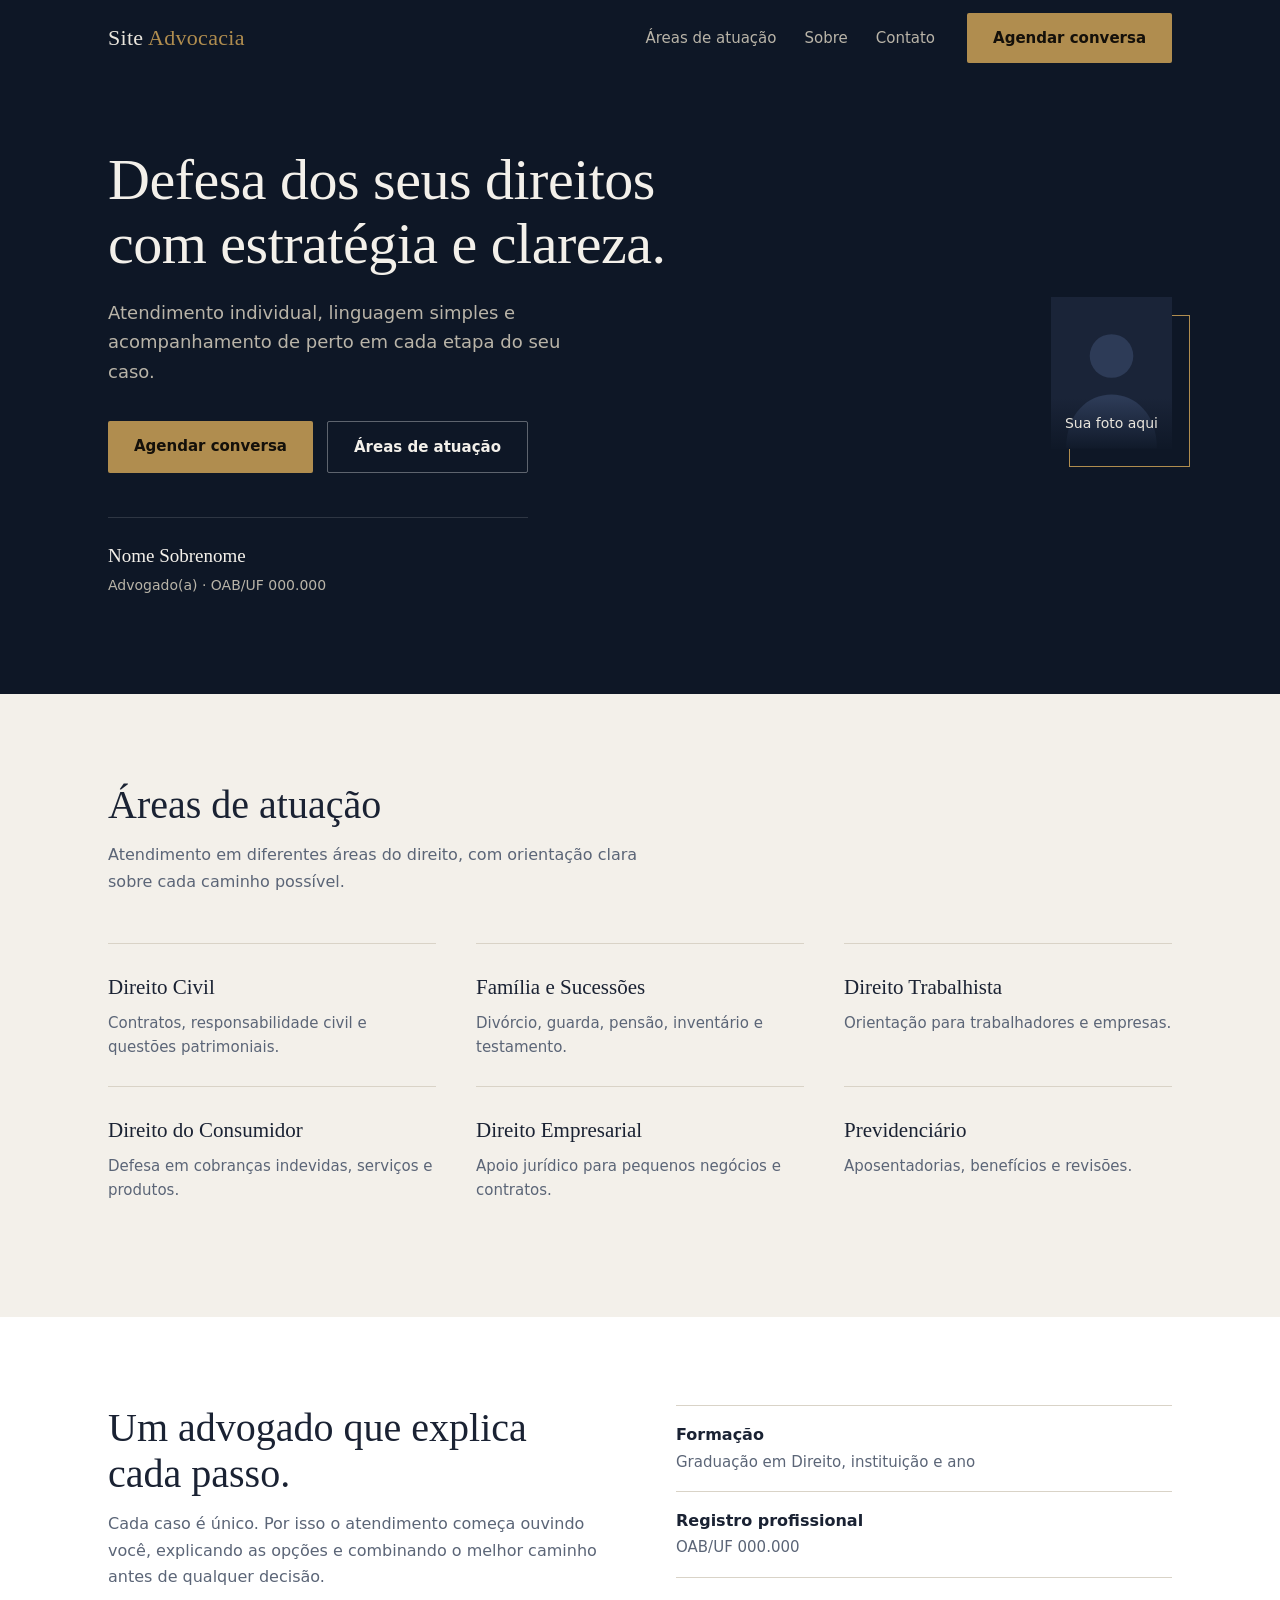
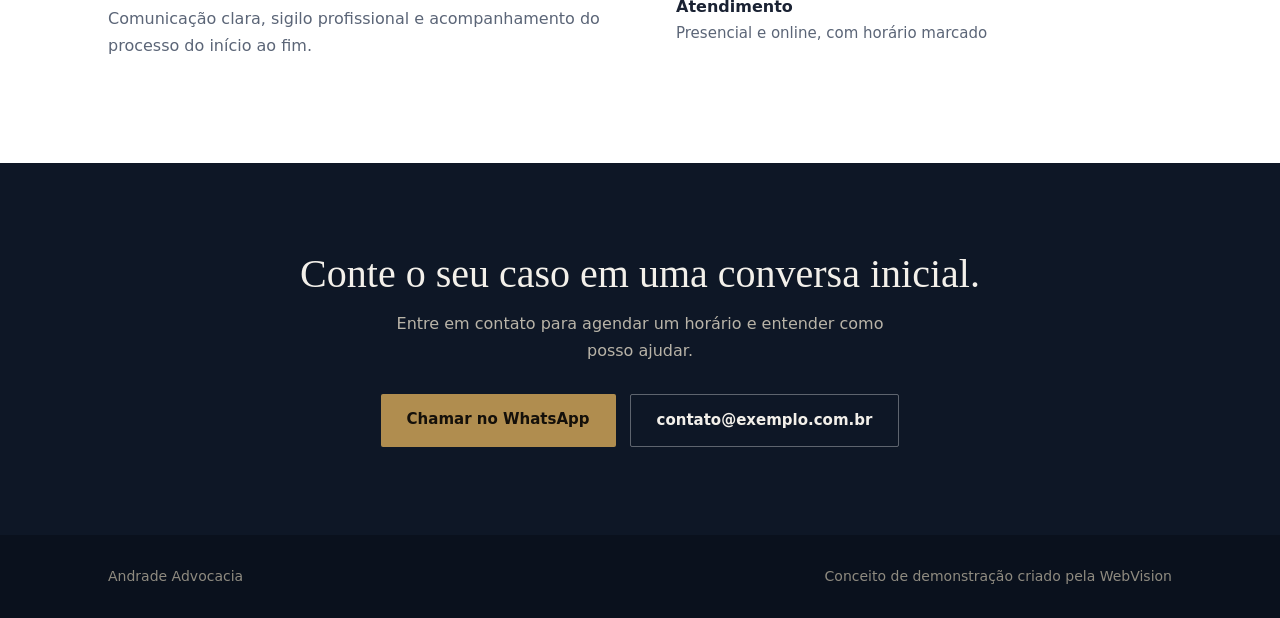
<file: advocacia.html>
<!DOCTYPE html>
<html lang="pt-BR">
<head>
<meta charset="UTF-8">
<meta name="viewport" content="width=device-width,initial-scale=1">
<title>Site Advocacia | Conceito de demonstração</title>
<meta name="description" content="Conceito de site institucional para escritório de advocacia.">
<style>
:root{--night:#0e1726;--ink:#1a2233;--bone:#f3f0ea;--brass:#b08d4f;--slate:#5b6577;--line:#d9d3c7}
*{margin:0;padding:0;box-sizing:border-box}
html{scroll-behavior:smooth}
body{font-family:system-ui,-apple-system,"Segoe UI",sans-serif;color:var(--ink);background:var(--bone);line-height:1.65}
a{color:inherit;text-decoration:none}ul{list-style:none}
.wrap{max-width:1120px;margin:auto;padding:0 28px}
.serif{font-family:"Iowan Old Style","Palatino Linotype",Palatino,Georgia,serif}
a:focus-visible{outline:2px solid var(--brass);outline-offset:3px}

header{background:var(--night);color:#e9e5dc}
.nav{display:flex;align-items:center;gap:32px;height:76px}
.logo{font-size:22px;letter-spacing:.3px}.logo span{color:var(--brass)}
.nav ul{display:flex;gap:28px;margin-left:auto;font-size:15px;color:#b9b4a8}.nav ul a:hover{color:#fff}
.btn{display:inline-block;padding:13px 26px;background:var(--brass);color:#14100a;font-weight:600;font-size:15px;border-radius:2px;transition:background .2s}
.btn:hover{background:#c4a162}
.btn.line{background:transparent;color:inherit;border:1px solid #ffffff55}.btn.line:hover{border-color:var(--brass);background:transparent}

.hero{background:var(--night);color:#f3f0ea;padding:72px 0 96px}
.hero .wrap{display:grid;grid-template-columns:1.15fr .85fr;gap:72px;align-items:center}
h1{font-size:clamp(36px,5vw,58px);line-height:1.1;font-weight:500;letter-spacing:-.5px;margin-bottom:22px}
.lead{color:#b9b4a8;font-size:18px;max-width:500px;margin-bottom:34px}
.row{display:flex;gap:14px;flex-wrap:wrap}
.who{margin-top:44px;padding-top:22px;border-top:1px solid #ffffff22;max-width:420px}
.who strong{display:block;font-size:19px;font-weight:500}.who span{color:#b9b4a8;font-size:14px}

/* moldura do retrato */
.retrato{position:relative;max-width:360px;margin-left:auto;aspect-ratio:4/5}
.retrato:before{content:"";position:absolute;inset:18px -18px -18px 18px;border:1px solid var(--brass)}
.foto{position:relative;height:100%;background:#1a2438;overflow:hidden;display:flex;align-items:flex-end;justify-content:center}
.foto svg,.foto img{position:absolute;inset:0;width:100%;height:100%;object-fit:cover}
.foto small{position:relative;width:100%;padding:14px;text-align:center;font-size:14px;color:#e9e5dc;background:linear-gradient(transparent,#0e1726ee)}

section{padding:88px 0}
h2{font-size:clamp(28px,3.6vw,40px);line-height:1.15;font-weight:500;margin-bottom:14px}
.sub{color:var(--slate);max-width:560px;margin-bottom:48px}
.areas{display:grid;grid-template-columns:repeat(3,1fr);gap:0 40px}
.areas li{padding:26px 0;border-top:1px solid var(--line)}
.areas h3{font-size:21px;font-weight:500;margin-bottom:6px}
.areas p{color:var(--slate);font-size:15px}

.sobre{background:#fff}
.sobre .wrap{display:grid;grid-template-columns:1fr 1fr;gap:72px}
.sobre p{color:var(--slate);margin-bottom:16px}
.cred li{padding:16px 0;border-top:1px solid var(--line)}
.cred strong{display:block;font-weight:600}.cred span{color:var(--slate);font-size:15px}

.cta{background:var(--night);color:#f3f0ea;text-align:center}
.cta p{color:#b9b4a8;max-width:520px;margin:0 auto 30px}
.cta .row{justify-content:center}

footer{background:#0a111d;color:#8f8b80;padding:30px 0;font-size:14px}
footer .wrap{display:flex;justify-content:space-between;gap:16px;flex-wrap:wrap}

@media(max-width:860px){
 .hero .wrap,.sobre .wrap{grid-template-columns:1fr;gap:48px}
 .retrato{margin:0 auto 18px}.areas{grid-template-columns:1fr}
 .nav ul{display:none}.nav .btn{margin-left:auto}
 section{padding:64px 0}
}
</style>
</head>
<body>
<header><div class="wrap nav">
 <a class="logo serif" href="#">Site <span>Advocacia</span></a>
 <ul><li><a href="#areas">Áreas de atuação</a></li><li><a href="#sobre">Sobre</a></li><li><a href="#contato">Contato</a></li></ul>
 <a class="btn" href="#contato">Agendar conversa</a>
</div></header>

<main>
<section class="hero"><div class="wrap">
 <div>
  <h1 class="serif">Defesa dos seus direitos com estratégia e clareza.</h1>
  <p class="lead">Atendimento individual, linguagem simples e acompanhamento de perto em cada etapa do seu caso.</p>
  <div class="row"><a class="btn" href="#contato">Agendar conversa</a><a class="btn line" href="#areas">Áreas de atuação</a></div>
  <div class="who"><strong class="serif">Nome Sobrenome</strong><span>Advogado(a) · OAB/UF 000.000</span></div>
 </div>
 <div class="retrato">
  <div class="foto">
   <!-- Para usar a foto real: apague o bloco <svg> e coloque <img src="foto-perfil.jpg" alt="Retrato de Nome Sobrenome"> -->
   <svg viewBox="0 0 400 500" preserveAspectRatio="xMidYMid slice" role="img" aria-label="Silhueta de retrato profissional">
    <rect width="400" height="500" fill="#1a2438"/>
    <circle cx="200" cy="195" r="72" fill="#2d3b57"/>
    <path d="M50 500C50 385 122 322 200 322S350 385 350 500Z" fill="#2d3b57"/>
   </svg>
   <small>Sua foto aqui</small>
  </div>
 </div>
</div></section>

<section id="areas"><div class="wrap">
 <h2 class="serif">Áreas de atuação</h2>
 <p class="sub">Atendimento em diferentes áreas do direito, com orientação clara sobre cada caminho possível.</p>
 <ul class="areas">
  <li><h3 class="serif">Direito Civil</h3><p>Contratos, responsabilidade civil e questões patrimoniais.</p></li>
  <li><h3 class="serif">Família e Sucessões</h3><p>Divórcio, guarda, pensão, inventário e testamento.</p></li>
  <li><h3 class="serif">Direito Trabalhista</h3><p>Orientação para trabalhadores e empresas.</p></li>
  <li><h3 class="serif">Direito do Consumidor</h3><p>Defesa em cobranças indevidas, serviços e produtos.</p></li>
  <li><h3 class="serif">Direito Empresarial</h3><p>Apoio jurídico para pequenos negócios e contratos.</p></li>
  <li><h3 class="serif">Previdenciário</h3><p>Aposentadorias, benefícios e revisões.</p></li>
 </ul>
</div></section>

<section class="sobre" id="sobre"><div class="wrap">
 <div>
  <h2 class="serif">Um advogado que explica cada passo.</h2>
  <p>Cada caso é único. Por isso o atendimento começa ouvindo você, explicando as opções e combinando o melhor caminho antes de qualquer decisão.</p>
  <p>Comunicação clara, sigilo profissional e acompanhamento do processo do início ao fim.</p>
 </div>
 <ul class="cred">
  <li><strong>Formação</strong><span>Graduação em Direito, instituição e ano</span></li>
  <li><strong>Registro profissional</strong><span>OAB/UF 000.000</span></li>
  <li><strong>Atendimento</strong><span>Presencial e online, com horário marcado</span></li>
 </ul>
</div></section>

<section class="cta" id="contato"><div class="wrap">
 <h2 class="serif">Conte o seu caso em uma conversa inicial.</h2>
 <p>Entre em contato para agendar um horário e entender como posso ajudar.</p>
 <div class="row">
  <!-- Troque o número: 55 + DDD + número, sem espaços -->
  <a class="btn" href="https://wa.me/5500000000000" target="_blank" rel="noopener">Chamar no WhatsApp</a>
  <a class="btn line" href="mailto:contato@exemplo.com.br">contato@exemplo.com.br</a>
 </div>
</div></section>
</main>

<footer><div class="wrap"><span>Andrade Advocacia</span><span>Conceito de demonstração criado pela WebVision</span></div></footer>
</body>
</html>
</file>
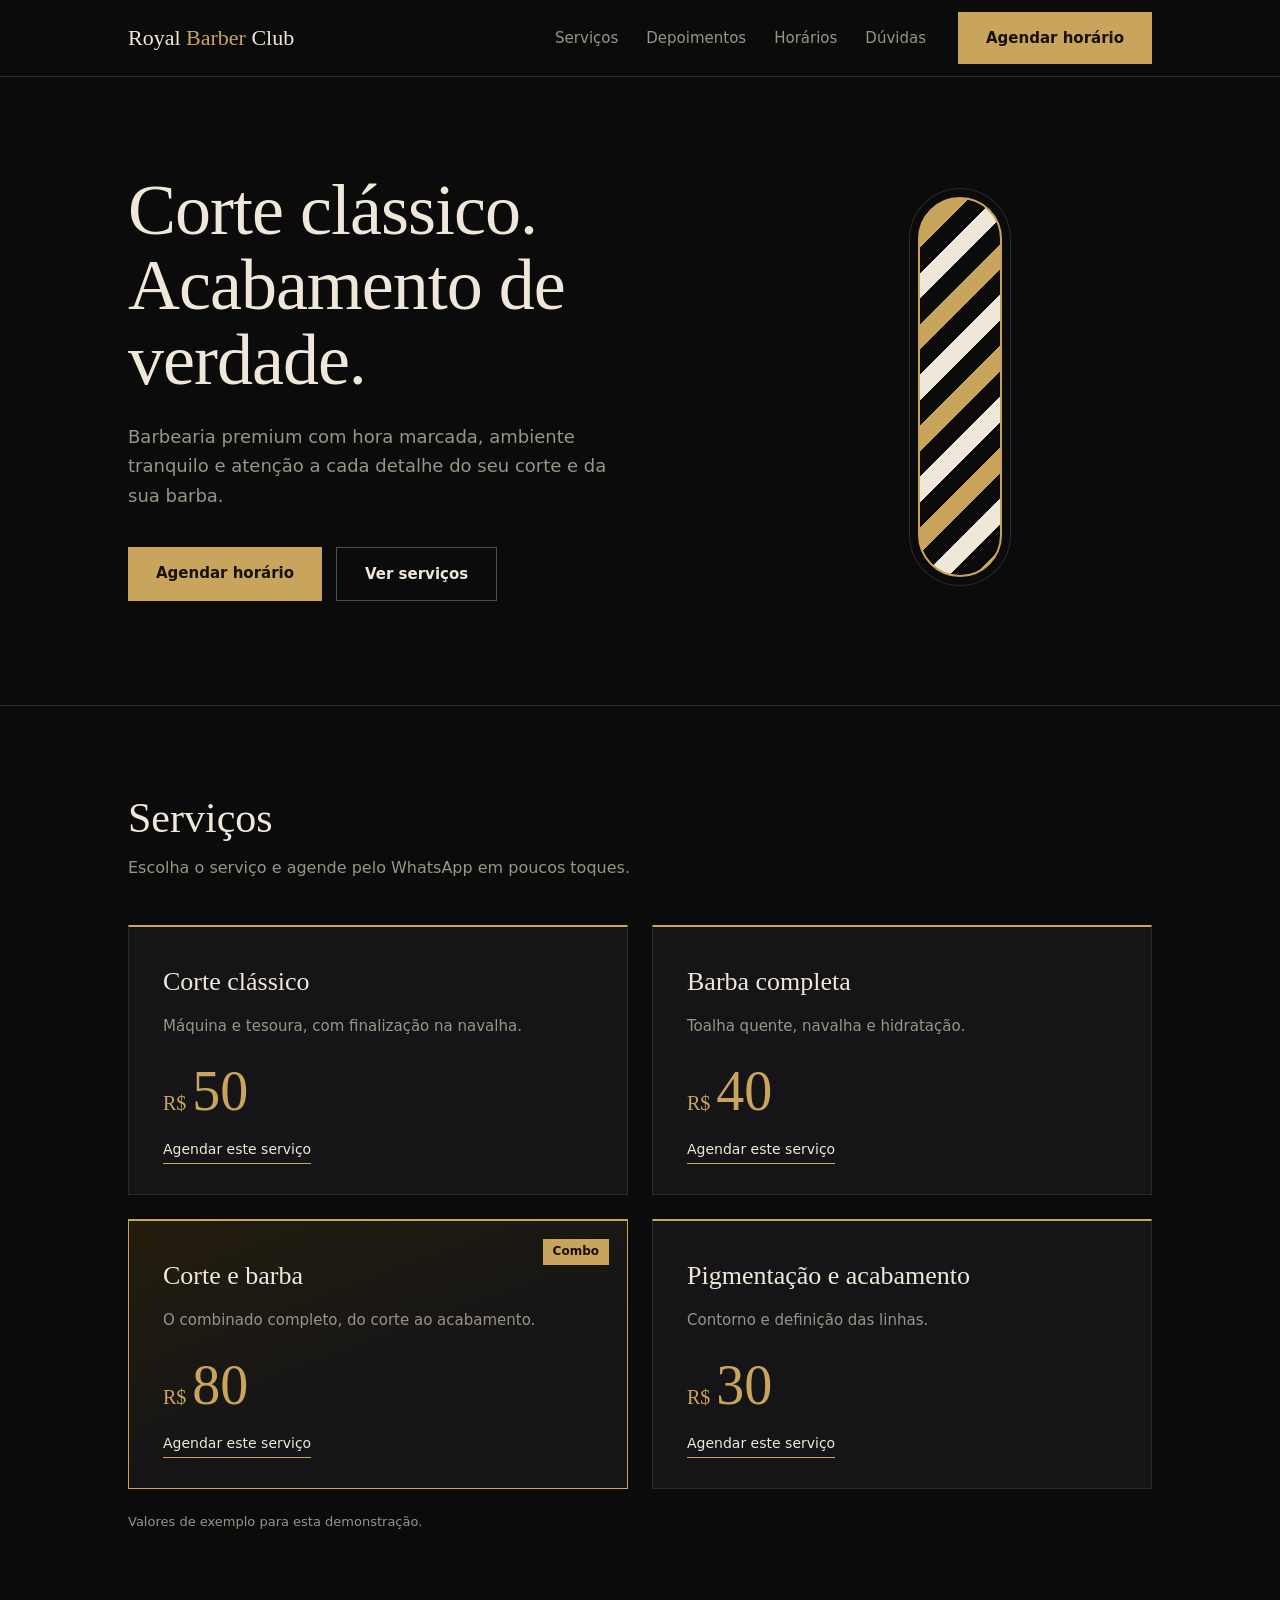
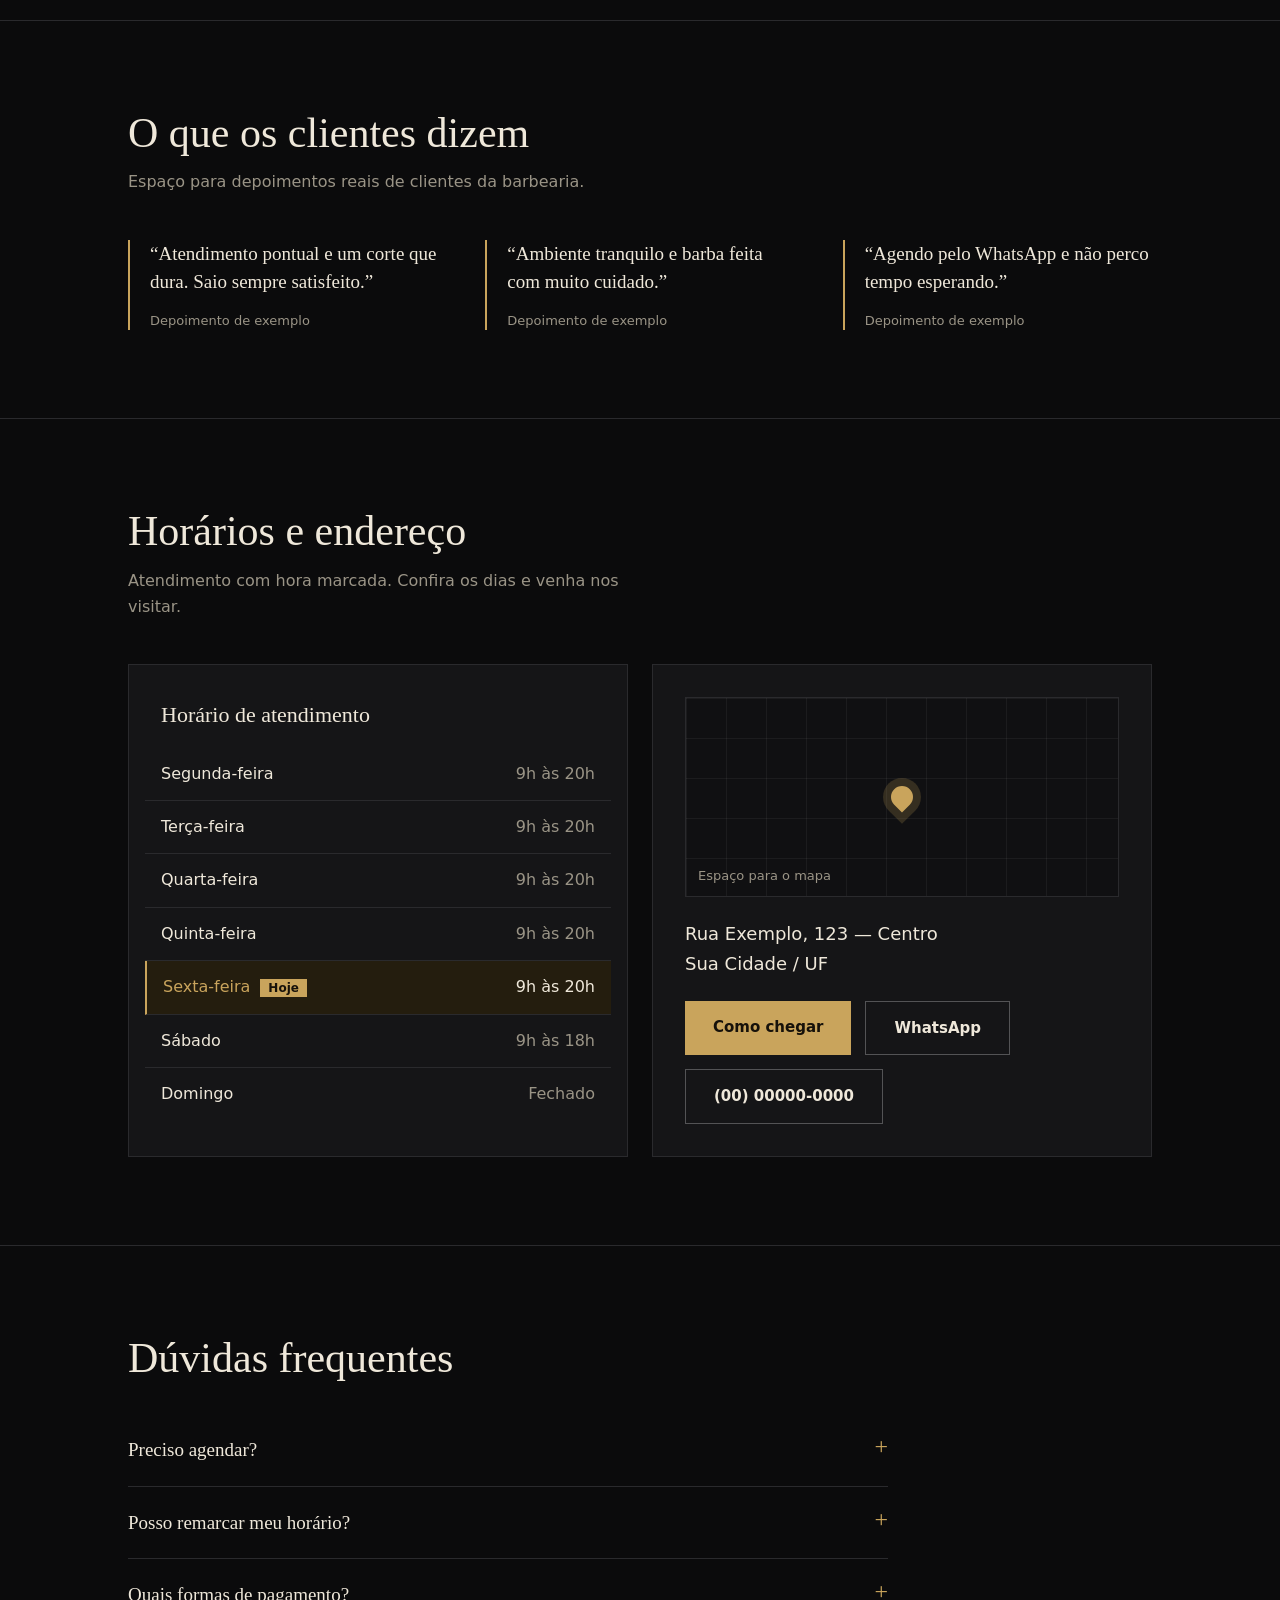
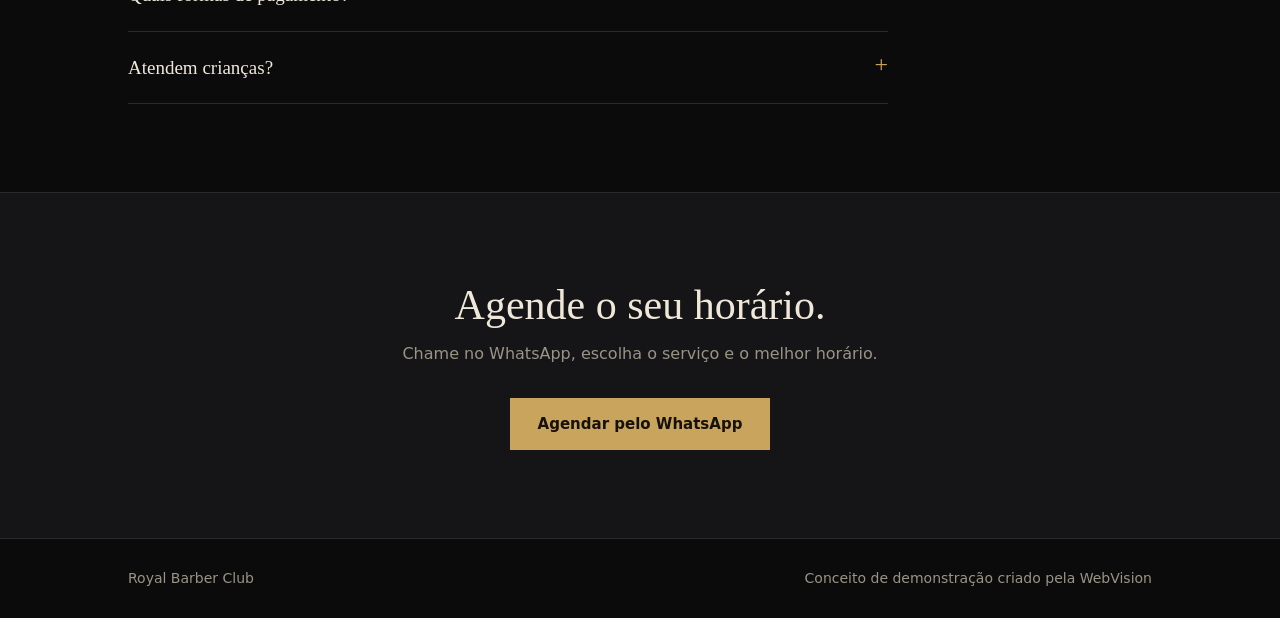
<file: barbearia.html>
<!DOCTYPE html>
<html lang="pt-BR">
<head>
<meta charset="UTF-8">
<meta name="viewport" content="width=device-width,initial-scale=1">
<title>Royal Barber Club | Conceito de demonstração</title>
<meta name="description" content="Conceito de landing page para barbearia premium.">
<style>
:root{--black:#0b0b0c;--coal:#151517;--line:#2a2a2d;--gold:#c9a45c;--ivory:#efe8da;--mute:#9a9486}
*{margin:0;padding:0;box-sizing:border-box}
html{scroll-behavior:smooth}
body{font-family:system-ui,-apple-system,"Segoe UI",sans-serif;background:var(--black);color:var(--ivory);line-height:1.65}
a{color:inherit;text-decoration:none}ul{list-style:none}
.wrap{max-width:1080px;margin:auto;padding:0 28px}
.serif{font-family:"Didot","Bodoni MT","Playfair Display",Georgia,serif}
a:focus-visible,summary:focus-visible{outline:2px solid var(--gold);outline-offset:3px}

header{border-bottom:1px solid var(--line)}
.nav{display:flex;align-items:center;gap:32px;height:76px}
.logo{font-size:22px}.logo span{color:var(--gold)}
.nav ul{display:flex;gap:28px;margin-left:auto;font-size:15px;color:var(--mute)}.nav ul a:hover{color:var(--ivory)}
.btn{display:inline-block;padding:14px 28px;background:var(--gold);color:#16110a;font-weight:600;font-size:15px;transition:background .2s}
.btn:hover{background:#dab96f}
.btn.line{background:transparent;color:var(--ivory);border:1px solid #ffffff44}.btn.line:hover{border-color:var(--gold);background:transparent}

.hero{padding:96px 0 104px}
.hero .wrap{display:grid;grid-template-columns:1.2fr .8fr;gap:64px;align-items:center}
h1{font-size:clamp(40px,6vw,72px);line-height:1.04;font-weight:500;letter-spacing:-1px;margin-bottom:24px}
.lead{color:var(--mute);font-size:18px;max-width:480px;margin-bottom:36px}
.row{display:flex;gap:14px;flex-wrap:wrap}
/* poste de barbeiro: listras em ouro e preto */
.pole{justify-self:center;width:84px;height:380px;border:2px solid var(--gold);border-radius:42px;background:repeating-linear-gradient(-45deg,var(--gold) 0 18px,var(--black) 18px 36px,var(--ivory) 36px 54px,var(--black) 54px 72px);box-shadow:0 0 0 8px var(--black),0 0 0 9px var(--line)}

section{padding:88px 0;border-top:1px solid var(--line)}
h2{font-size:clamp(28px,3.6vw,42px);line-height:1.15;font-weight:500;margin-bottom:12px}
.sub{color:var(--mute);max-width:520px;margin-bottom:44px}
.note{color:var(--mute);font-size:13px;margin-top:22px}


.cards{display:grid;grid-template-columns:repeat(2,1fr);gap:24px}
.sv{position:relative;display:flex;flex-direction:column;gap:10px;padding:34px 34px 30px;background:var(--coal);border:1px solid var(--line);border-top:2px solid var(--gold);transition:border-color .25s,transform .25s}
.sv:hover{border-color:var(--gold);transform:translateY(-4px)}
.sv h3{font-size:26px;font-weight:500}
.sv p{color:var(--mute);font-size:15px;flex:1}
.sv .pr{display:flex;align-items:baseline;gap:6px;margin-top:14px;color:var(--gold)}
.sv .pr small{font-size:20px}.sv .pr b{font-size:56px;font-weight:500;line-height:1}
.sv .go{align-self:flex-start;margin-top:8px;font-size:14px;color:var(--ivory);border-bottom:1px solid var(--gold);padding-bottom:2px}
.sv .go:hover{color:var(--gold)}
.sv.top{background:linear-gradient(160deg,#241d0e,var(--coal) 60%);border-color:var(--gold)}
.sv .tag{position:absolute;top:18px;right:18px;font-size:12px;background:var(--gold);color:#16110a;padding:3px 10px;font-weight:600}

.quotes{display:grid;grid-template-columns:repeat(3,1fr);gap:48px}
.quotes blockquote{font-size:19px;line-height:1.5;padding-left:20px;border-left:2px solid var(--gold)}
.quotes small{display:block;margin-top:14px;color:var(--mute);font-size:13px;font-family:system-ui,sans-serif}


.box{background:var(--coal);border:1px solid var(--line);padding:32px}
.info h3{font-size:22px;font-weight:500;margin-bottom:14px}
.hrs li{display:flex;justify-content:space-between;align-items:center;padding:13px 16px;margin:0 -16px;border-bottom:1px solid var(--line);color:var(--mute)}
.hrs li:last-child{border-bottom:0}
.hrs b{font-weight:500;color:var(--ivory)}
.hrs li.hoje{background:#241d0e;border-left:2px solid var(--gold);color:var(--ivory)}
.hrs li.hoje b{color:var(--gold)}
.hrs li.hoje b:after{content:"Hoje";margin-left:10px;font-size:12px;background:var(--gold);color:#16110a;padding:2px 8px;font-weight:600}
.info{display:grid;grid-template-columns:1fr 1fr;gap:24px}
.loc{display:flex;flex-direction:column;gap:22px}
.mapa{position:relative;flex:1;min-height:200px;display:grid;place-items:center;background:linear-gradient(#ffffff0d 1px,transparent 1px) 0 0/40px 40px,linear-gradient(90deg,#ffffff0d 1px,transparent 1px) 0 0/40px 40px,#101012;border:1px solid var(--line)}
.mapa small{position:absolute;bottom:10px;left:12px;color:var(--mute);font-size:13px}
.pin{width:22px;height:22px;background:var(--gold);border-radius:50% 50% 50% 0;transform:rotate(-45deg);box-shadow:0 0 0 8px #c9a45c33}
.info address{font-style:normal;color:var(--ivory);font-size:18px}

.faq{max-width:760px}
details{border-bottom:1px solid var(--line);padding:20px 0}
summary{cursor:pointer;font-size:19px;list-style:none;display:flex;justify-content:space-between;gap:16px}
summary::-webkit-details-marker{display:none}
summary:after{content:"+";color:var(--gold);font-size:24px;line-height:1}
details[open] summary:after{content:"−"}
details p{color:var(--mute);margin-top:12px}

.cta{text-align:center;background:var(--coal)}
.cta p{color:var(--mute);max-width:480px;margin:0 auto 30px}
.cta .row{justify-content:center}
footer{padding:28px 0;color:var(--mute);font-size:14px;border-top:1px solid var(--line)}
footer .wrap{display:flex;justify-content:space-between;gap:16px;flex-wrap:wrap}

@media(max-width:860px){
 .hero .wrap,.info{grid-template-columns:1fr;gap:44px}.quotes{grid-template-columns:1fr;gap:32px}
 .pole{width:64px;height:120px;border-radius:32px;justify-self:start}
 .nav ul{display:none}.nav .btn{margin-left:auto}
 .cards{grid-template-columns:1fr}.box{padding:24px}
 .hero{padding:64px 0}section{padding:64px 0}
}
</style>
</head>
<body>
<header><div class="wrap nav">
 <a class="logo serif" href="#">Royal <span>Barber</span> Club</a>
 <ul><li><a href="#servicos">Serviços</a></li><li><a href="#depoimentos">Depoimentos</a></li><li><a href="#horarios">Horários</a></li><li><a href="#faq">Dúvidas</a></li></ul>
 <a class="btn" href="#agendar">Agendar horário</a>
</div></header>

<main>
<section class="hero" style="border-top:0"><div class="wrap">
 <div>
  <h1 class="serif">Corte clássico. Acabamento de verdade.</h1>
  <p class="lead">Barbearia premium com hora marcada, ambiente tranquilo e atenção a cada detalhe do seu corte e da sua barba.</p>
  <div class="row"><a class="btn" href="#agendar">Agendar horário</a><a class="btn line" href="#servicos">Ver serviços</a></div>
 </div>
 <div class="pole" role="img" aria-label="Poste de barbeiro"></div>
</div></section>

<section id="servicos"><div class="wrap">
 <h2 class="serif">Serviços</h2>
 <p class="sub">Escolha o serviço e agende pelo WhatsApp em poucos toques.</p>
 <div class="cards">
  <article class="sv"><h3 class="serif">Corte clássico</h3><p>Máquina e tesoura, com finalização na navalha.</p><div class="pr serif"><small>R$</small><b>50</b></div><a class="go" href="#agendar">Agendar este serviço</a></article>
  <article class="sv"><h3 class="serif">Barba completa</h3><p>Toalha quente, navalha e hidratação.</p><div class="pr serif"><small>R$</small><b>40</b></div><a class="go" href="#agendar">Agendar este serviço</a></article>
  <article class="sv top"><span class="tag">Combo</span><h3 class="serif">Corte e barba</h3><p>O combinado completo, do corte ao acabamento.</p><div class="pr serif"><small>R$</small><b>80</b></div><a class="go" href="#agendar">Agendar este serviço</a></article>
  <article class="sv"><h3 class="serif">Pigmentação e acabamento</h3><p>Contorno e definição das linhas.</p><div class="pr serif"><small>R$</small><b>30</b></div><a class="go" href="#agendar">Agendar este serviço</a></article>
 </div>
 <p class="note">Valores de exemplo para esta demonstração.</p>
</div></section>

<section id="depoimentos"><div class="wrap">
 <h2 class="serif">O que os clientes dizem</h2>
 <p class="sub">Espaço para depoimentos reais de clientes da barbearia.</p>
 <div class="quotes">
  <blockquote class="serif">“Atendimento pontual e um corte que dura. Saio sempre satisfeito.”<small>Depoimento de exemplo</small></blockquote>
  <blockquote class="serif">“Ambiente tranquilo e barba feita com muito cuidado.”<small>Depoimento de exemplo</small></blockquote>
  <blockquote class="serif">“Agendo pelo WhatsApp e não perco tempo esperando.”<small>Depoimento de exemplo</small></blockquote>
 </div>
</div></section>

<section id="horarios"><div class="wrap">
 <h2 class="serif">Horários e endereço</h2>
 <p class="sub">Atendimento com hora marcada. Confira os dias e venha nos visitar.</p>
 <div class="info">
  <div class="box">
   <h3 class="serif">Horário de atendimento</h3>
   <ul class="hrs">
    <li data-dia="1"><b>Segunda-feira</b><span>9h às 20h</span></li>
    <li data-dia="2"><b>Terça-feira</b><span>9h às 20h</span></li>
    <li data-dia="3"><b>Quarta-feira</b><span>9h às 20h</span></li>
    <li data-dia="4"><b>Quinta-feira</b><span>9h às 20h</span></li>
    <li data-dia="5"><b>Sexta-feira</b><span>9h às 20h</span></li>
    <li data-dia="6"><b>Sábado</b><span>9h às 18h</span></li>
    <li data-dia="0"><b>Domingo</b><span>Fechado</span></li>
   </ul>
  </div>
  <div class="box loc">
   <!-- Para usar um mapa real, troque este bloco pelo código de incorporação do Google Maps -->
   <div class="mapa" role="img" aria-label="Espaço reservado para o mapa"><span class="pin"></span><small>Espaço para o mapa</small></div>
   <address>Rua Exemplo, 123 — Centro<br>Sua Cidade / UF</address>
   <div class="row">
    <a class="btn" href="https://www.google.com/maps/search/?api=1&amp;query=Rua+Exemplo+123+Sua+Cidade" target="_blank" rel="noopener">Como chegar</a>
    <!-- Troque os números: 55 + DDD + número, sem espaços -->
    <a class="btn line" href="https://wa.me/5500000000000" target="_blank" rel="noopener">WhatsApp</a>
    <a class="btn line" href="tel:+5500000000000">(00) 00000-0000</a>
   </div>
  </div>
 </div>
</div></section>

<section id="faq"><div class="wrap">
 <h2 class="serif">Dúvidas frequentes</h2>
 <div class="faq" style="margin-top:32px">
  <details><summary class="serif">Preciso agendar?</summary><p>O atendimento é com hora marcada, para você não esperar. Agende pelo WhatsApp.</p></details>
  <details><summary class="serif">Posso remarcar meu horário?</summary><p>Pode. Avise com antecedência pelo WhatsApp e escolhemos um novo horário.</p></details>
  <details><summary class="serif">Quais formas de pagamento?</summary><p>Informe aqui as formas de pagamento aceitas pela barbearia.</p></details>
  <details><summary class="serif">Atendem crianças?</summary><p>Informe aqui se há atendimento infantil e as regras de agendamento.</p></details>
 </div>
</div></section>

<section class="cta" id="agendar"><div class="wrap">
 <h2 class="serif">Agende o seu horário.</h2>
 <p>Chame no WhatsApp, escolha o serviço e o melhor horário.</p>
 <div class="row">
  <!-- Troque o número: 55 + DDD + número, sem espaços -->
  <a class="btn" href="https://wa.me/5500000000000" target="_blank" rel="noopener">Agendar pelo WhatsApp</a>
 </div>
</div></section>
</main>

<footer><div class="wrap"><span>Royal Barber Club</span><span>Conceito de demonstração criado pela WebVision</span></div></footer>
<script src="barbearia.js"></script>
</body>
</html>
</file>
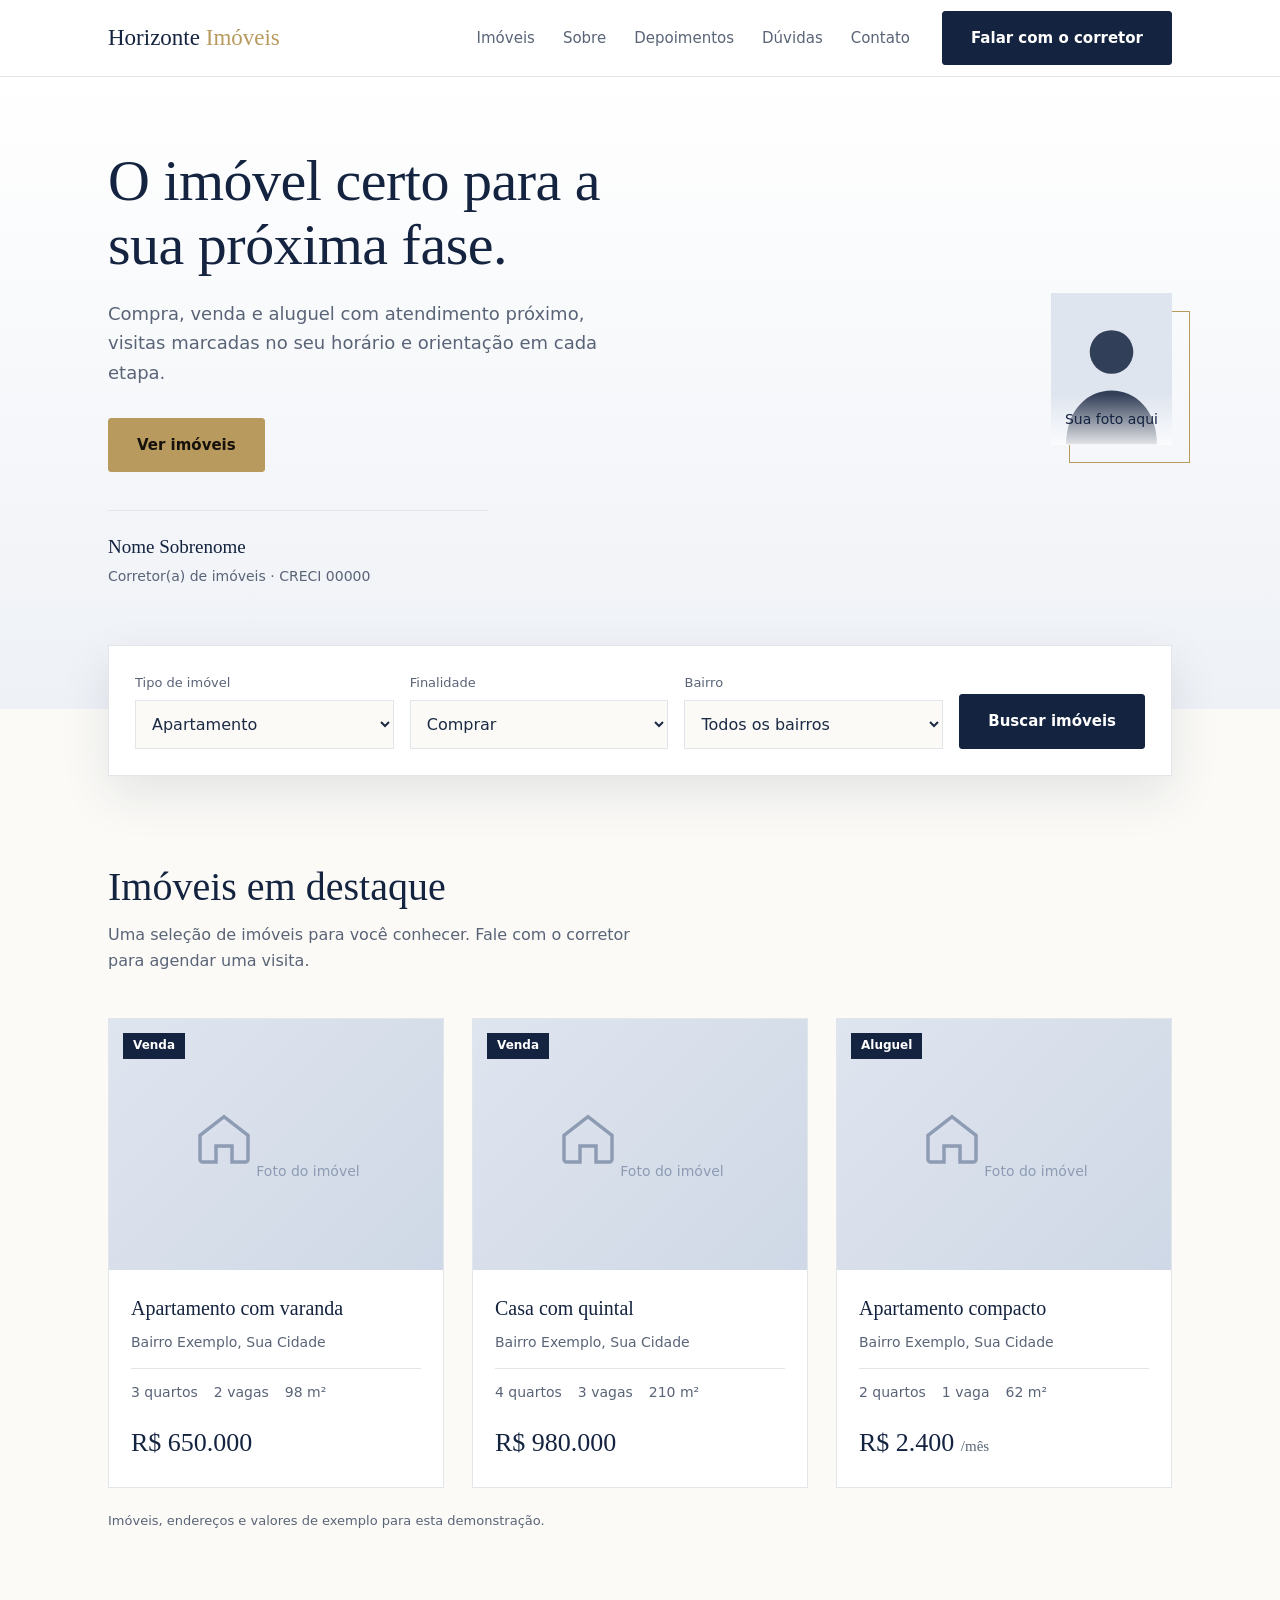
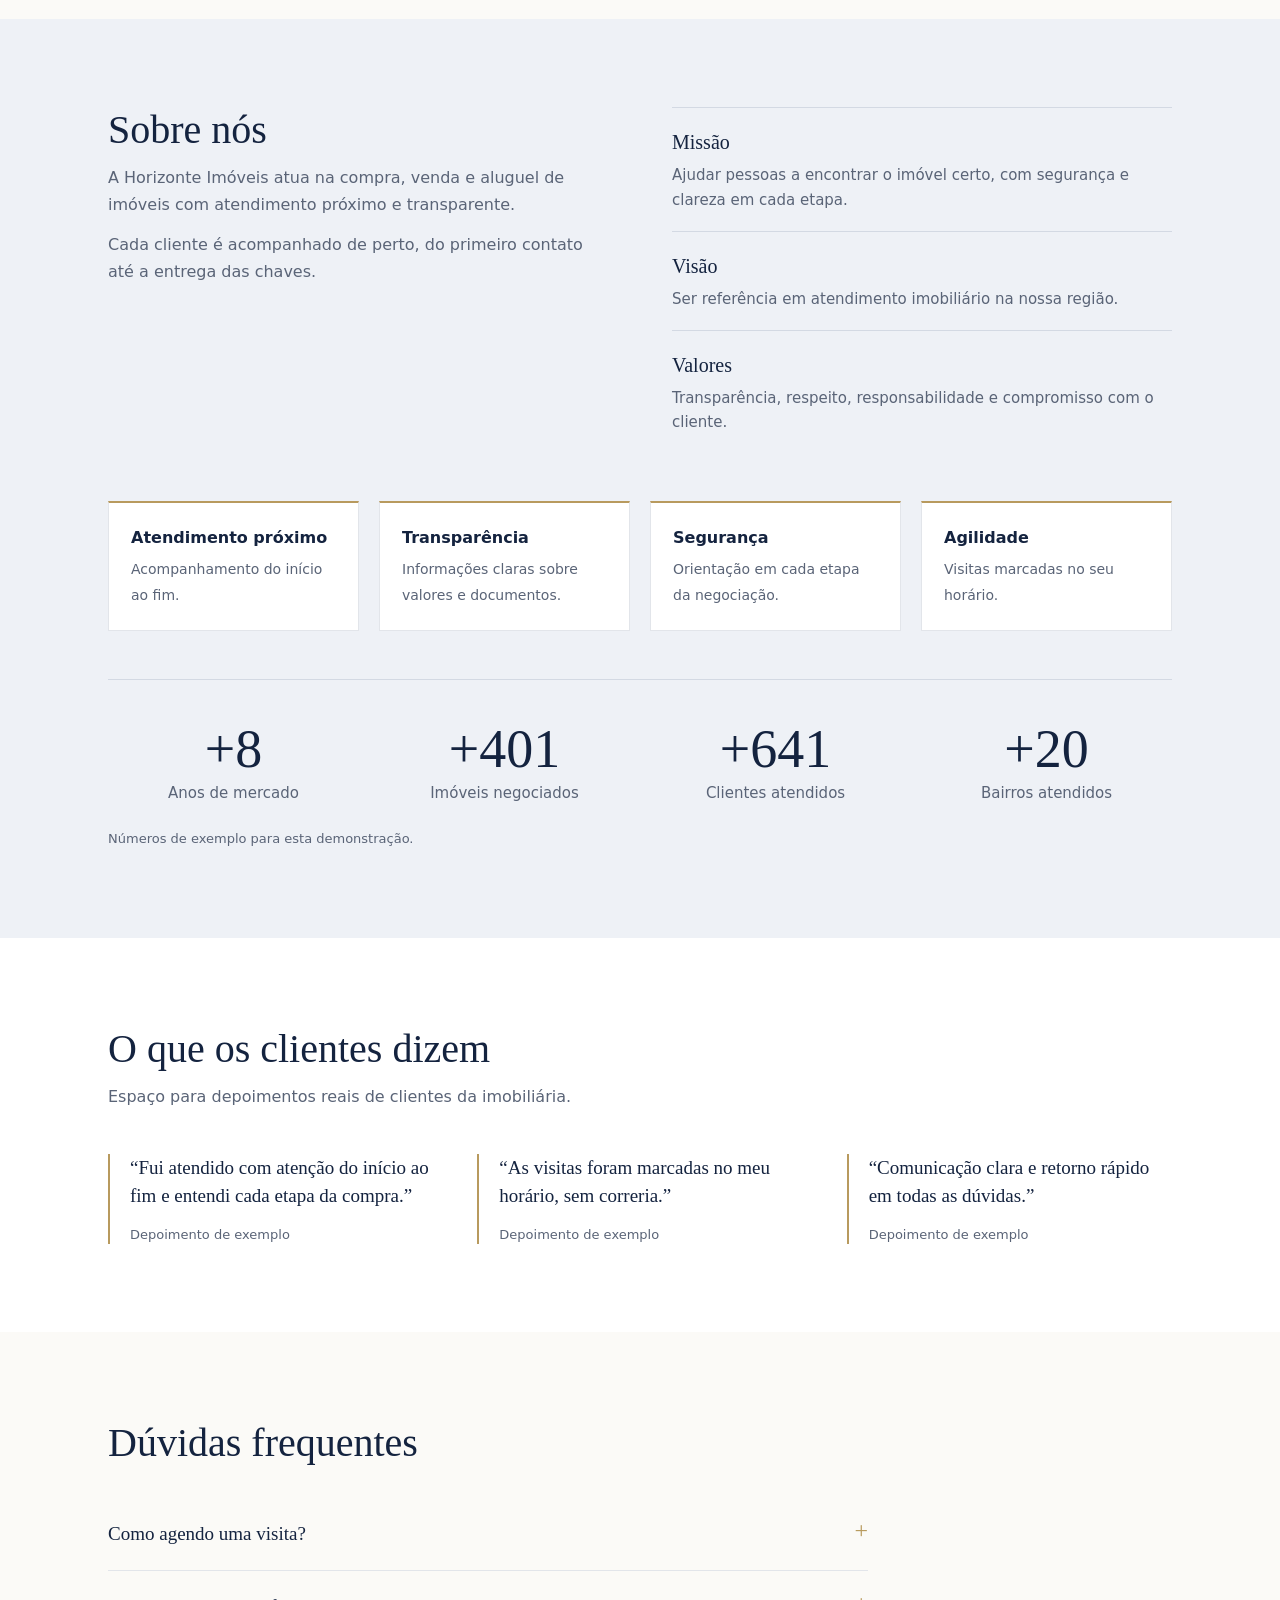
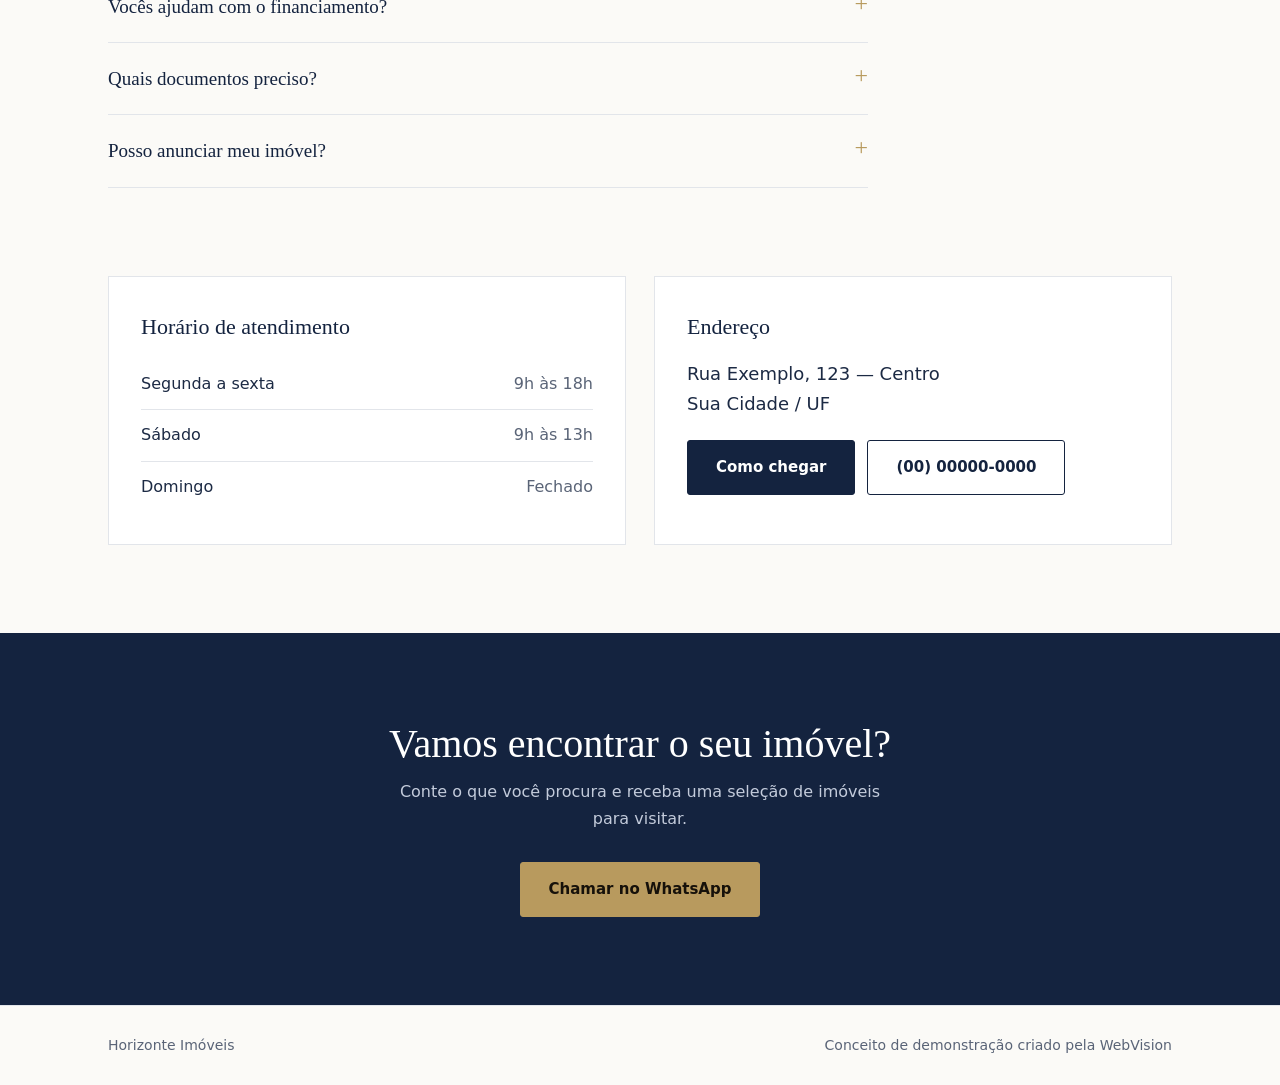
<file: imobiliaria.html>
<!DOCTYPE html>
<html lang="pt-BR">
<head>
<meta charset="UTF-8">
<meta name="viewport" content="width=device-width,initial-scale=1">
<title>Horizonte Imóveis | Conceito de demonstração</title>
<meta name="description" content="Conceito de site institucional para imobiliária.">
<style>
:root{--navy:#14233f;--ink:#1c2a44;--paper:#fbfaf7;--mist:#eef1f6;--gold:#b89a5e;--line:#e2e5ea;--slate:#5a6477}
*{margin:0;padding:0;box-sizing:border-box}
html{scroll-behavior:smooth}
body{font-family:system-ui,-apple-system,"Segoe UI",sans-serif;background:var(--paper);color:var(--ink);line-height:1.65}
a{color:inherit;text-decoration:none}ul{list-style:none}
.wrap{max-width:1120px;margin:auto;padding:0 28px}
.serif{font-family:"Iowan Old Style","Palatino Linotype",Palatino,Georgia,serif}
a:focus-visible,summary:focus-visible,select:focus-visible{outline:2px solid var(--gold);outline-offset:3px}

header{background:#fff;border-bottom:1px solid var(--line)}
.nav{display:flex;align-items:center;gap:32px;height:76px}
.logo{font-size:23px;color:var(--navy)}.logo span{color:var(--gold)}
.nav ul{display:flex;gap:28px;margin-left:auto;font-size:15px;color:var(--slate)}.nav ul a:hover{color:var(--navy)}
.btn{display:inline-block;padding:14px 28px;background:var(--navy);color:#fff;font-weight:600;font-size:15px;border-radius:3px;border:1px solid var(--navy);transition:background .2s}
.btn:hover{background:#1f3560}
.btn.gold{background:var(--gold);border-color:var(--gold);color:#16110a}.btn.gold:hover{background:#c7aa6e}
.btn.line{background:transparent;color:var(--navy)}.btn.line:hover{background:var(--mist)}

.hero{padding:72px 0 120px;background:linear-gradient(180deg,#fff,var(--mist))}
.hero .wrap{display:grid;grid-template-columns:1.15fr .85fr;gap:72px;align-items:center}
h1{font-size:clamp(36px,5vw,58px);line-height:1.1;font-weight:500;color:var(--navy);letter-spacing:-.5px;margin-bottom:22px}
.lead{color:var(--slate);font-size:18px;max-width:500px;margin-bottom:30px}
.who{padding-top:20px;border-top:1px solid var(--line);max-width:380px;margin-top:38px}
.who strong{display:block;font-size:19px;font-weight:500;color:var(--navy)}.who span{color:var(--slate);font-size:14px}

.retrato{position:relative;max-width:340px;margin-left:auto;aspect-ratio:4/5}
.retrato:before{content:"";position:absolute;inset:18px -18px -18px 18px;border:1px solid var(--gold)}
.foto{position:relative;height:100%;background:#dfe5ef;overflow:hidden;display:flex;align-items:flex-end}
.foto svg,.foto img{position:absolute;inset:0;width:100%;height:100%;object-fit:cover}
.foto small{position:relative;width:100%;padding:14px;text-align:center;font-size:14px;color:var(--navy);background:linear-gradient(transparent,#ffffffdd)}

/* busca (apenas visual) */
.busca{position:relative;z-index:2;margin-top:-64px;background:#fff;border:1px solid var(--line);box-shadow:0 18px 50px #14233f1a;padding:26px;display:grid;grid-template-columns:repeat(3,1fr) auto;gap:16px;align-items:end}
.busca label{font-size:13px;color:var(--slate);display:block;margin-bottom:6px}
.busca select{width:100%;padding:13px 12px;border:1px solid var(--line);background:var(--paper);font:inherit;color:var(--ink)}

section{padding:88px 0}
h2{font-size:clamp(28px,3.6vw,40px);line-height:1.15;font-weight:500;color:var(--navy);margin-bottom:12px}
.sub{color:var(--slate);max-width:540px;margin-bottom:44px}
.note{color:var(--slate);font-size:13px;margin-top:22px}

.imoveis{display:grid;grid-template-columns:repeat(3,1fr);gap:28px}
.imovel{background:#fff;border:1px solid var(--line);display:flex;flex-direction:column}
.thumb{position:relative;aspect-ratio:4/3;background:linear-gradient(135deg,#dfe5ef,#cfd8e6);display:grid;place-items:center;color:#8d9bb3;font-size:14px}
.thumb svg{width:64px;height:64px;margin-bottom:6px}.thumb div{text-align:center}
.thumb em{position:absolute;top:14px;left:14px;font-style:normal;font-size:12px;font-weight:600;background:var(--navy);color:#fff;padding:3px 10px}
.imovel .in{padding:22px;display:flex;flex-direction:column;gap:6px;flex:1}
.imovel h3{font-size:20px;font-weight:500;color:var(--navy)}
.imovel p{color:var(--slate);font-size:14px}
.feat{display:flex;gap:16px;color:var(--slate);font-size:14px;padding:12px 0;border-top:1px solid var(--line);margin-top:8px}
.preco{font-size:26px;color:var(--navy);margin-top:auto}

.sobre{background:var(--mist)}
.sb{display:grid;grid-template-columns:1fr 1fr;gap:64px;margin-bottom:48px}
.sb p{color:var(--slate);margin-bottom:14px}
.mvv div{padding:18px 0;border-top:1px solid #d3d9e3}
.mvv dt{font-size:20px;color:var(--navy);margin-bottom:4px}.mvv dd{color:var(--slate);font-size:15px}
.dif{display:grid;grid-template-columns:repeat(4,1fr);gap:20px;margin-bottom:48px}
.dif li{background:#fff;border:1px solid var(--line);border-top:2px solid var(--gold);padding:22px}
.dif b{display:block;color:var(--navy);font-weight:600;margin-bottom:4px}.dif span{color:var(--slate);font-size:14px}
.nums{display:grid;grid-template-columns:repeat(4,1fr);gap:20px;text-align:center;padding-top:40px;border-top:1px solid #d3d9e3}
.nums b{display:block;font-size:clamp(36px,5vw,54px);font-weight:500;color:var(--navy);line-height:1.1}
.nums span{color:var(--slate);font-size:15px}
.dep{background:#fff}
.quotes{display:grid;grid-template-columns:repeat(3,1fr);gap:44px}
.quotes blockquote{font-size:19px;line-height:1.5;color:var(--navy);padding-left:20px;border-left:2px solid var(--gold)}
.quotes small{display:block;margin-top:14px;color:var(--slate);font-size:13px;font-family:system-ui,sans-serif}

.faq{max-width:760px}
details{border-bottom:1px solid var(--line);padding:20px 0}
summary{cursor:pointer;font-size:19px;color:var(--navy);list-style:none;display:flex;justify-content:space-between;gap:16px}
summary::-webkit-details-marker{display:none}
summary:after{content:"+";color:var(--gold);font-size:24px;line-height:1}
details[open] summary:after{content:"−"}
details p{color:var(--slate);margin-top:12px}

.info{display:grid;grid-template-columns:1fr 1fr;gap:28px}
.box{background:#fff;border:1px solid var(--line);padding:32px}
.box h3{font-size:22px;font-weight:500;color:var(--navy);margin-bottom:14px}
.hrs li{display:flex;justify-content:space-between;padding:12px 0;border-bottom:1px solid var(--line);color:var(--slate)}
.hrs li:last-child{border-bottom:0}.hrs b{font-weight:500;color:var(--ink)}
.box address{font-style:normal;color:var(--ink);font-size:18px;margin-bottom:22px}
.row{display:flex;gap:12px;flex-wrap:wrap}

.cta{background:var(--navy);color:#fff;text-align:center}
.cta h2{color:#fff}.cta p{color:#c3cbdb;max-width:500px;margin:0 auto 30px}.cta .row{justify-content:center}
footer{padding:28px 0;color:var(--slate);font-size:14px;border-top:1px solid var(--line)}
footer .wrap{display:flex;justify-content:space-between;gap:16px;flex-wrap:wrap}

@media(max-width:900px){
 .hero .wrap,.info{grid-template-columns:1fr;gap:44px}.retrato{margin:0 auto 18px}
 .busca{grid-template-columns:1fr 1fr}.imoveis,.quotes{grid-template-columns:1fr}.quotes{gap:32px}
 .nav ul{display:none}.nav .btn{margin-left:auto}
 .sb{grid-template-columns:1fr;gap:32px}.dif,.nums{grid-template-columns:1fr 1fr}
 .hero{padding:56px 0 100px}section{padding:64px 0}.box{padding:24px}
}
@media(max-width:560px){.busca{grid-template-columns:1fr}}
</style>
</head>
<body>
<header><div class="wrap nav">
 <a class="logo serif" href="#">Horizonte <span>Imóveis</span></a>
 <ul><li><a href="#imoveis">Imóveis</a></li><li><a href="#sobre">Sobre</a></li><li><a href="#depoimentos">Depoimentos</a></li><li><a href="#duvidas">Dúvidas</a></li><li><a href="#contato">Contato</a></li></ul>
 <a class="btn" href="#contato">Falar com o corretor</a>
</div></header>

<main>
<section class="hero" style="padding-bottom:120px"><div class="wrap">
 <div>
  <h1 class="serif">O imóvel certo para a sua próxima fase.</h1>
  <p class="lead">Compra, venda e aluguel com atendimento próximo, visitas marcadas no seu horário e orientação em cada etapa.</p>
  <a class="btn gold" href="#imoveis">Ver imóveis</a>
  <div class="who"><strong class="serif">Nome Sobrenome</strong><span>Corretor(a) de imóveis · CRECI 00000</span></div>
 </div>
 <div class="retrato">
  <div class="foto">
   <!-- Para usar a foto real: apague o bloco <svg> e coloque <img src="foto-perfil.jpg" alt="Retrato de Nome Sobrenome"> -->
   <svg viewBox="0 0 400 500" preserveAspectRatio="xMidYMid slice" role="img" aria-label="Silhueta de retrato profissional">
    <rect width="400" height="500" fill="#dfe5ef"/>
    <circle cx="200" cy="195" r="72" fill="#14233f" opacity=".85"/>
    <path d="M50 500C50 385 122 322 200 322S350 385 350 500Z" fill="#14233f" opacity=".85"/>
   </svg>
   <small>Sua foto aqui</small>
  </div>
 </div>
</div></section>

<div class="wrap">
 <div class="busca" role="search" aria-label="Busca de imóveis (demonstração)">
  <div><label for="b1">Tipo de imóvel</label><select id="b1"><option>Apartamento</option><option>Casa</option><option>Terreno</option><option>Comercial</option></select></div>
  <div><label for="b2">Finalidade</label><select id="b2"><option>Comprar</option><option>Alugar</option></select></div>
  <div><label for="b3">Bairro</label><select id="b3"><option>Todos os bairros</option><option>Bairro Exemplo</option></select></div>
  <a class="btn" href="#imoveis">Buscar imóveis</a>
 </div>
</div>

<section id="imoveis"><div class="wrap">
 <h2 class="serif">Imóveis em destaque</h2>
 <p class="sub">Uma seleção de imóveis para você conhecer. Fale com o corretor para agendar uma visita.</p>
 <div class="imoveis">
  <article class="imovel"><div class="thumb"><em>Venda</em><div><svg viewBox="0 0 24 24" fill="none" stroke="currentColor" stroke-width="1.3" aria-hidden="true"><path d="M3 11l9-7 9 7v9a1 1 0 0 1-1 1h-5v-6H9v6H4a1 1 0 0 1-1-1z"/></svg>Foto do imóvel</div></div>
   <div class="in"><h3 class="serif">Apartamento com varanda</h3><p>Bairro Exemplo, Sua Cidade</p><div class="feat"><span>3 quartos</span><span>2 vagas</span><span>98 m²</span></div><div class="preco serif">R$ 650.000</div></div></article>
  <article class="imovel"><div class="thumb"><em>Venda</em><div><svg viewBox="0 0 24 24" fill="none" stroke="currentColor" stroke-width="1.3" aria-hidden="true"><path d="M3 11l9-7 9 7v9a1 1 0 0 1-1 1h-5v-6H9v6H4a1 1 0 0 1-1-1z"/></svg>Foto do imóvel</div></div>
   <div class="in"><h3 class="serif">Casa com quintal</h3><p>Bairro Exemplo, Sua Cidade</p><div class="feat"><span>4 quartos</span><span>3 vagas</span><span>210 m²</span></div><div class="preco serif">R$ 980.000</div></div></article>
  <article class="imovel"><div class="thumb"><em>Aluguel</em><div><svg viewBox="0 0 24 24" fill="none" stroke="currentColor" stroke-width="1.3" aria-hidden="true"><path d="M3 11l9-7 9 7v9a1 1 0 0 1-1 1h-5v-6H9v6H4a1 1 0 0 1-1-1z"/></svg>Foto do imóvel</div></div>
   <div class="in"><h3 class="serif">Apartamento compacto</h3><p>Bairro Exemplo, Sua Cidade</p><div class="feat"><span>2 quartos</span><span>1 vaga</span><span>62 m²</span></div><div class="preco serif">R$ 2.400 <span style="font-size:15px;color:var(--slate)">/mês</span></div></div></article>
 </div>
 <p class="note">Imóveis, endereços e valores de exemplo para esta demonstração.</p>
</div></section>

<section class="sobre" id="sobre"><div class="wrap">
 <div class="sb">
  <div>
   <h2 class="serif">Sobre nós</h2>
   <!-- Troque estes textos pela história real da empresa -->
   <p>A Horizonte Imóveis atua na compra, venda e aluguel de imóveis com atendimento próximo e transparente.</p>
   <p>Cada cliente é acompanhado de perto, do primeiro contato até a entrega das chaves.</p>
  </div>
  <dl class="mvv">
   <div><dt class="serif">Missão</dt><dd>Ajudar pessoas a encontrar o imóvel certo, com segurança e clareza em cada etapa.</dd></div>
   <div><dt class="serif">Visão</dt><dd>Ser referência em atendimento imobiliário na nossa região.</dd></div>
   <div><dt class="serif">Valores</dt><dd>Transparência, respeito, responsabilidade e compromisso com o cliente.</dd></div>
  </dl>
 </div>
 <ul class="dif">
  <li><b>Atendimento próximo</b><span>Acompanhamento do início ao fim.</span></li>
  <li><b>Transparência</b><span>Informações claras sobre valores e documentos.</span></li>
  <li><b>Segurança</b><span>Orientação em cada etapa da negociação.</span></li>
  <li><b>Agilidade</b><span>Visitas marcadas no seu horário.</span></li>
 </ul>
 <ul class="nums">
  <li><b class="serif" data-alvo="10" data-pref="+">+10</b><span>Anos de mercado</span></li>
  <li><b class="serif" data-alvo="500" data-pref="+">+500</b><span>Imóveis negociados</span></li>
  <li><b class="serif" data-alvo="800" data-pref="+">+800</b><span>Clientes atendidos</span></li>
  <li><b class="serif" data-alvo="25" data-pref="+">+25</b><span>Bairros atendidos</span></li>
 </ul>
 <p class="note">Números de exemplo para esta demonstração.</p>
</div></section>

<section class="dep" id="depoimentos"><div class="wrap">
 <h2 class="serif">O que os clientes dizem</h2>
 <p class="sub">Espaço para depoimentos reais de clientes da imobiliária.</p>
 <div class="quotes">
  <blockquote class="serif">“Fui atendido com atenção do início ao fim e entendi cada etapa da compra.”<small>Depoimento de exemplo</small></blockquote>
  <blockquote class="serif">“As visitas foram marcadas no meu horário, sem correria.”<small>Depoimento de exemplo</small></blockquote>
  <blockquote class="serif">“Comunicação clara e retorno rápido em todas as dúvidas.”<small>Depoimento de exemplo</small></blockquote>
 </div>
</div></section>

<section id="duvidas"><div class="wrap">
 <h2 class="serif">Dúvidas frequentes</h2>
 <div class="faq" style="margin-top:32px">
  <details><summary class="serif">Como agendo uma visita?</summary><p>Chame no WhatsApp, escolha o imóvel e combine o melhor dia e horário.</p></details>
  <details><summary class="serif">Vocês ajudam com o financiamento?</summary><p>Informe aqui como a imobiliária orienta sobre financiamento e documentação.</p></details>
  <details><summary class="serif">Quais documentos preciso?</summary><p>Informe aqui a lista de documentos para compra, venda ou aluguel.</p></details>
  <details><summary class="serif">Posso anunciar meu imóvel?</summary><p>Sim. Fale com o corretor para avaliar e divulgar o seu imóvel.</p></details>
 </div>
</div></section>

<section style="padding-top:0"><div class="wrap info">
 <div class="box">
  <h3 class="serif">Horário de atendimento</h3>
  <ul class="hrs"><li><b>Segunda a sexta</b><span>9h às 18h</span></li><li><b>Sábado</b><span>9h às 13h</span></li><li><b>Domingo</b><span>Fechado</span></li></ul>
 </div>
 <div class="box">
  <h3 class="serif">Endereço</h3>
  <address>Rua Exemplo, 123 — Centro<br>Sua Cidade / UF</address>
  <div class="row">
   <a class="btn" href="https://www.google.com/maps/search/?api=1&amp;query=Rua+Exemplo+123+Sua+Cidade" target="_blank" rel="noopener">Como chegar</a>
   <a class="btn line" href="tel:+5500000000000">(00) 00000-0000</a>
  </div>
 </div>
</div></section>

<section class="cta" id="contato"><div class="wrap">
 <h2 class="serif">Vamos encontrar o seu imóvel?</h2>
 <p>Conte o que você procura e receba uma seleção de imóveis para visitar.</p>
 <div class="row">
  <!-- Troque o número: 55 + DDD + número, sem espaços -->
  <a class="btn gold" href="https://wa.me/5500000000000" target="_blank" rel="noopener">Chamar no WhatsApp</a>
 </div>
</div></section>
</main>

<footer><div class="wrap"><span>Horizonte Imóveis</span><span>Conceito de demonstração criado pela WebVision</span></div></footer>
<script src="imobiliaria.js"></script>
</body>
</html>
</file>
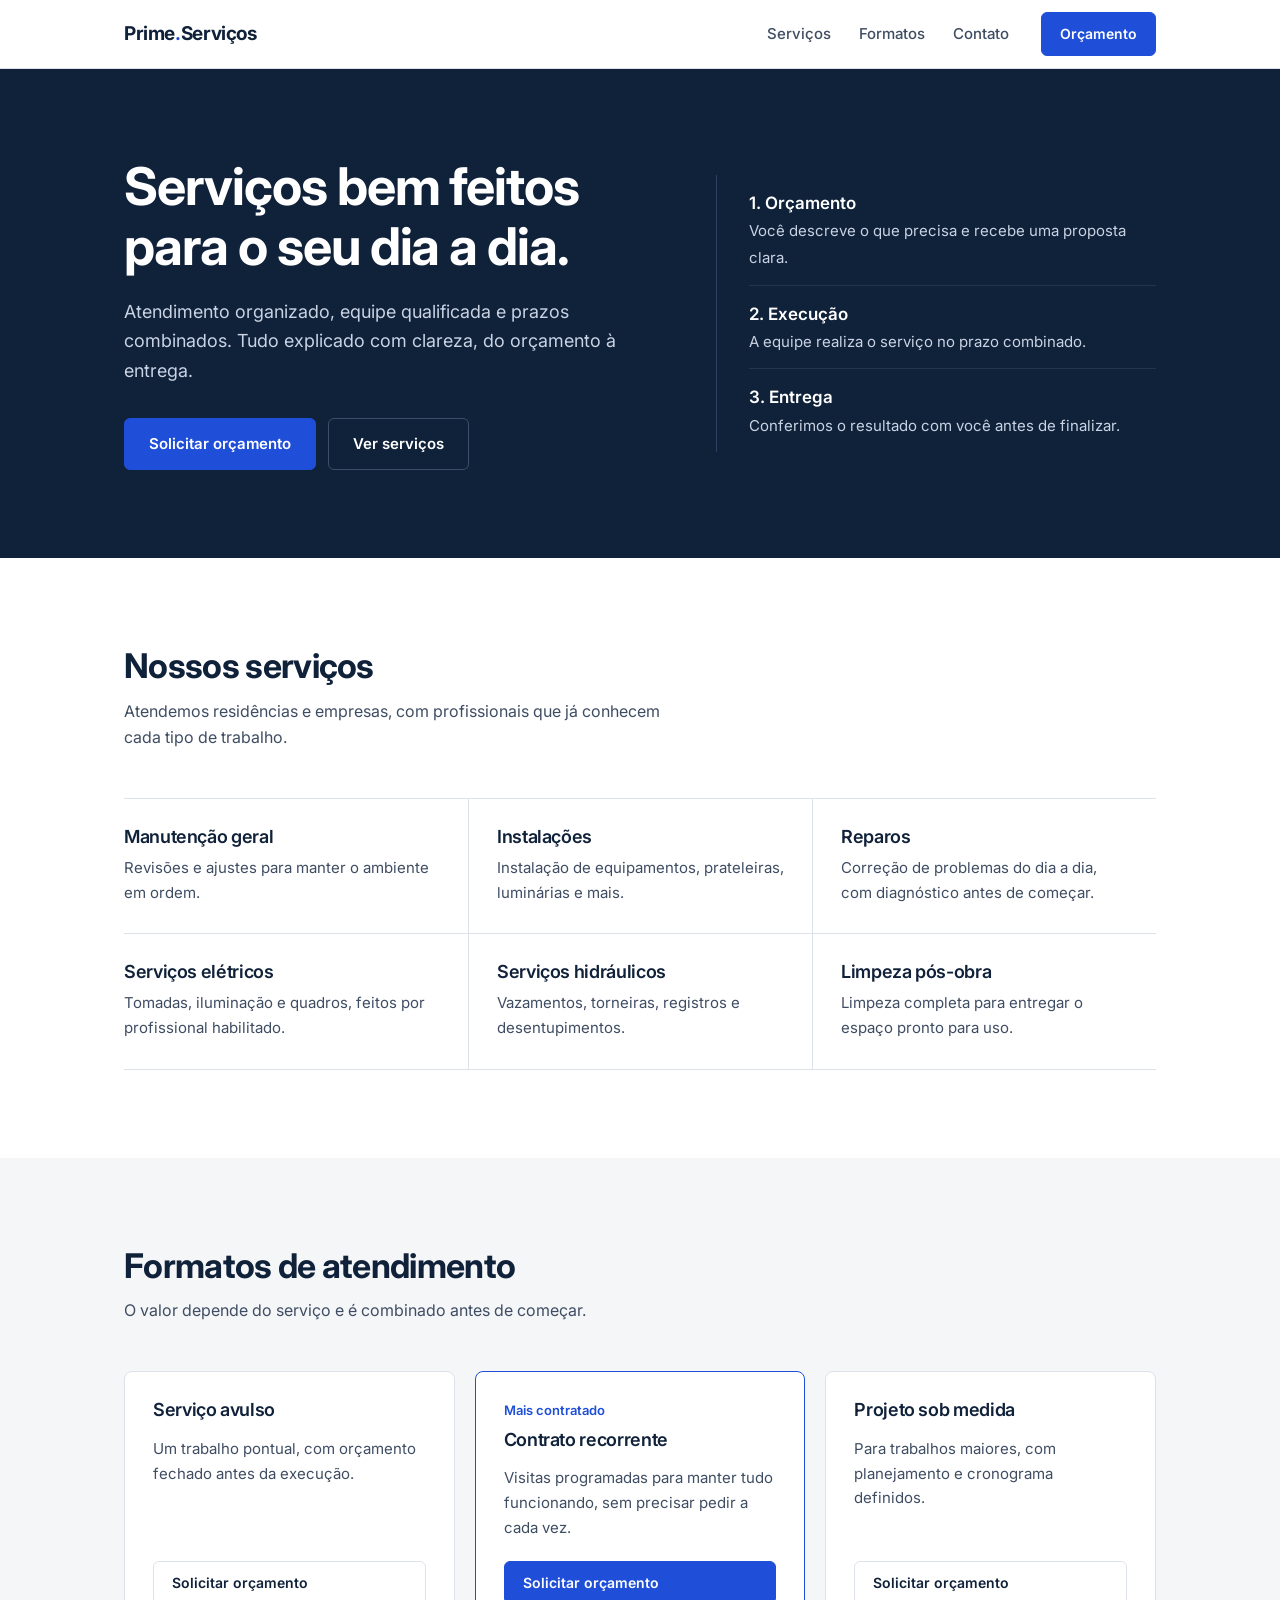
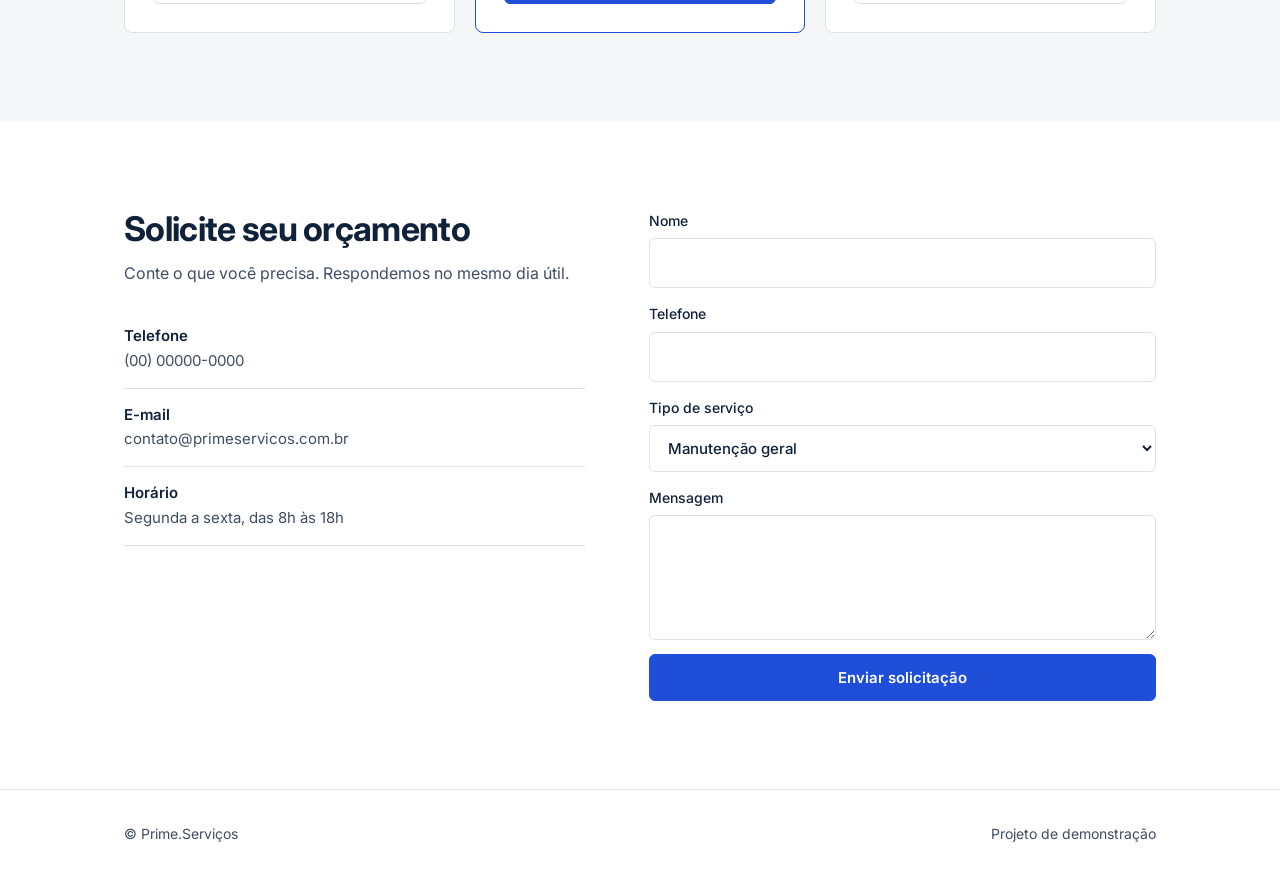
<file: modelo-profissional.html>
<!DOCTYPE html>
<html lang="pt-BR">
<head>
<meta charset="UTF-8">
<meta name="viewport" content="width=device-width,initial-scale=1">
<title>Prime.Serviços</title>
<meta name="description" content="Atendimento organizado, equipe qualificada e prazos combinados.">
<link rel="preconnect" href="https://fonts.googleapis.com">
<link rel="preconnect" href="https://fonts.gstatic.com" crossorigin>
<link href="https://fonts.googleapis.com/css2?family=Inter:wght@400;500;600;700&display=swap" rel="stylesheet">
<style>
:root{--ink:#10213a;--text:#3f4d63;--line:#dde2ea;--bg:#f5f6f8;--accent:#1f4fd8;--white:#fff}
*{margin:0;padding:0;box-sizing:border-box}
html{scroll-behavior:smooth;scroll-padding-top:84px}
body{font-family:Inter,system-ui,-apple-system,"Segoe UI",sans-serif;color:var(--text);background:var(--white);line-height:1.65;font-size:16px}
a{color:inherit;text-decoration:none}ul,ol{list-style:none}
.wrap{max-width:1080px;margin:auto;padding:0 24px}
h1,h2,h3{color:var(--ink);letter-spacing:-.02em;line-height:1.15}
h2{font-size:clamp(26px,3.4vw,34px);font-weight:700;margin-bottom:12px}
h3{font-size:18px;font-weight:600;margin-bottom:8px}
:focus-visible{outline:2px solid var(--accent);outline-offset:3px}

.btn{display:inline-block;padding:13px 24px;border-radius:6px;font-weight:600;font-size:15px;background:var(--accent);color:#fff;border:1px solid var(--accent);cursor:pointer;font-family:inherit;transition:background .2s}
.btn:hover{background:#1a43b8}
.btn.out{background:transparent;border-color:var(--line);color:var(--ink)}
.btn.out:hover{background:var(--bg)}
.btn.sm{padding:9px 18px;font-size:14px}

header{position:sticky;top:0;z-index:10;background:var(--white);border-bottom:1px solid var(--line)}
.nav{display:flex;align-items:center;height:68px;gap:32px}
.logo{font-weight:700;font-size:19px;color:var(--ink);letter-spacing:-.02em}.logo span{color:var(--accent)}
.nav ul{display:flex;gap:28px;margin-left:auto;font-size:15px;font-weight:500}
.nav ul a:hover{color:var(--ink)}

.hero{background:var(--ink);color:#c9d3e3;padding:88px 0}
.hero .wrap{display:grid;grid-template-columns:1.2fr 1fr;gap:64px;align-items:center}
.hero h1{color:#fff;font-size:clamp(34px,5vw,52px);font-weight:700;margin-bottom:20px}
.hero p{font-size:18px;max-width:500px;margin-bottom:32px}
.hero .row{display:flex;gap:12px;flex-wrap:wrap}
.hero .btn.out{border-color:#3b4e6b;color:#fff}.hero .btn.out:hover{background:#1a2f4e}
.steps{border-left:1px solid #2e4263;padding-left:32px;counter-reset:s}
.steps li{counter-increment:s;padding:14px 0}
.steps li+li{border-top:1px solid #22354f}
.steps b{display:block;color:#fff;font-weight:600;font-size:17px}
.steps b:before{content:counter(s) ". "}
.steps span{font-size:15px}

section{padding:88px 0}
.alt{background:var(--bg)}
.lead{max-width:560px;margin-bottom:48px}

.svcs{display:grid;grid-template-columns:repeat(3,1fr);border-top:1px solid var(--line)}
.svcs li{padding:28px 28px 28px 0;border-bottom:1px solid var(--line)}
.svcs li:not(:nth-child(3n+1)){padding-left:28px;border-left:1px solid var(--line)}
.svcs p{font-size:15px}

.fmts{display:grid;grid-template-columns:repeat(3,1fr);gap:20px}
.fmt{background:var(--white);border:1px solid var(--line);border-radius:8px;padding:28px;display:flex;flex-direction:column;gap:8px}
.fmt p{font-size:15px;flex:1;margin-bottom:12px}
.fmt.main{border-color:var(--accent)}
.fmt small{color:var(--accent);font-weight:600;font-size:13px}

.contact{display:grid;grid-template-columns:1fr 1.1fr;gap:64px}
.info li{padding:14px 0;border-bottom:1px solid var(--line);font-size:15px}
.info b{display:block;color:var(--ink);font-weight:600}
form{display:grid;gap:14px}
label{font-size:14px;font-weight:500;color:var(--ink);display:grid;gap:6px}
input,select,textarea{font:inherit;font-size:15px;padding:12px 14px;border:1px solid var(--line);border-radius:6px;background:var(--white);color:var(--ink)}
input:focus,select:focus,textarea:focus{outline:2px solid var(--accent);outline-offset:0;border-color:var(--accent)}

footer{border-top:1px solid var(--line);padding:32px 0;font-size:14px}
footer .wrap{display:flex;justify-content:space-between;flex-wrap:wrap;gap:12px}

@media(max-width:820px){
 .hero .wrap,.contact{grid-template-columns:1fr;gap:40px}
 .hero{padding:64px 0}section{padding:64px 0}
 .svcs,.fmts{grid-template-columns:1fr}
 .svcs li,.svcs li:not(:nth-child(3n+1)){padding:24px 0;border-left:0}
 .nav ul{display:none}.nav .btn{margin-left:auto}
}
</style>
</head>
<body>
<header><div class="wrap nav">
 <a class="logo" href="#">Prime<span>.</span>Serviços</a>
 <ul><li><a href="#servicos">Serviços</a></li><li><a href="#formatos">Formatos</a></li><li><a href="#contato">Contato</a></li></ul>
 <a class="btn sm" href="#contato">Orçamento</a>
</div></header>

<main>
<section class="hero"><div class="wrap">
 <div>
  <h1>Serviços bem feitos para o seu dia a dia.</h1>
  <p>Atendimento organizado, equipe qualificada e prazos combinados. Tudo explicado com clareza, do orçamento à entrega.</p>
  <div class="row"><a class="btn" href="#contato">Solicitar orçamento</a><a class="btn out" href="#servicos">Ver serviços</a></div>
 </div>
 <ol class="steps">
  <li><b>Orçamento</b><span>Você descreve o que precisa e recebe uma proposta clara.</span></li>
  <li><b>Execução</b><span>A equipe realiza o serviço no prazo combinado.</span></li>
  <li><b>Entrega</b><span>Conferimos o resultado com você antes de finalizar.</span></li>
 </ol>
</div></section>

<section id="servicos"><div class="wrap">
 <h2>Nossos serviços</h2>
 <p class="lead">Atendemos residências e empresas, com profissionais que já conhecem cada tipo de trabalho.</p>
 <ul class="svcs">
  <li><h3>Manutenção geral</h3><p>Revisões e ajustes para manter o ambiente em ordem.</p></li>
  <li><h3>Instalações</h3><p>Instalação de equipamentos, prateleiras, luminárias e mais.</p></li>
  <li><h3>Reparos</h3><p>Correção de problemas do dia a dia, com diagnóstico antes de começar.</p></li>
  <li><h3>Serviços elétricos</h3><p>Tomadas, iluminação e quadros, feitos por profissional habilitado.</p></li>
  <li><h3>Serviços hidráulicos</h3><p>Vazamentos, torneiras, registros e desentupimentos.</p></li>
  <li><h3>Limpeza pós-obra</h3><p>Limpeza completa para entregar o espaço pronto para uso.</p></li>
 </ul>
</div></section>

<section id="formatos" class="alt"><div class="wrap">
 <h2>Formatos de atendimento</h2>
 <p class="lead">O valor depende do serviço e é combinado antes de começar.</p>
 <div class="fmts">
  <article class="fmt"><h3>Serviço avulso</h3><p>Um trabalho pontual, com orçamento fechado antes da execução.</p><a class="btn out sm" href="#contato">Solicitar orçamento</a></article>
  <article class="fmt main"><small>Mais contratado</small><h3>Contrato recorrente</h3><p>Visitas programadas para manter tudo funcionando, sem precisar pedir a cada vez.</p><a class="btn sm" href="#contato">Solicitar orçamento</a></article>
  <article class="fmt"><h3>Projeto sob medida</h3><p>Para trabalhos maiores, com planejamento e cronograma definidos.</p><a class="btn out sm" href="#contato">Solicitar orçamento</a></article>
 </div>
</div></section>

<section id="contato"><div class="wrap contact">
 <div>
  <h2>Solicite seu orçamento</h2>
  <p class="lead" style="margin-bottom:24px">Conte o que você precisa. Respondemos no mesmo dia útil.</p>
  <ul class="info">
   <li><b>Telefone</b>(00) 00000-0000</li>
   <li><b>E-mail</b>contato@primeservicos.com.br</li>
   <li><b>Horário</b>Segunda a sexta, das 8h às 18h</li>
  </ul>
 </div>
 <form onsubmit="event.preventDefault()">
  <label>Nome<input name="nome" required></label>
  <label>Telefone<input name="tel" required></label>
  <label>Tipo de serviço<select name="tipo"><option>Manutenção geral</option><option>Instalações</option><option>Reparos</option><option>Elétrica</option><option>Hidráulica</option><option>Limpeza pós-obra</option></select></label>
  <label>Mensagem<textarea name="msg" rows="4"></textarea></label>
  <button class="btn" type="submit">Enviar solicitação</button>
 </form>
</div></section>
</main>

<footer><div class="wrap"><span>© Prime.Serviços</span><span>Projeto de demonstração</span></div></footer>
</body>
</html>
</file>
